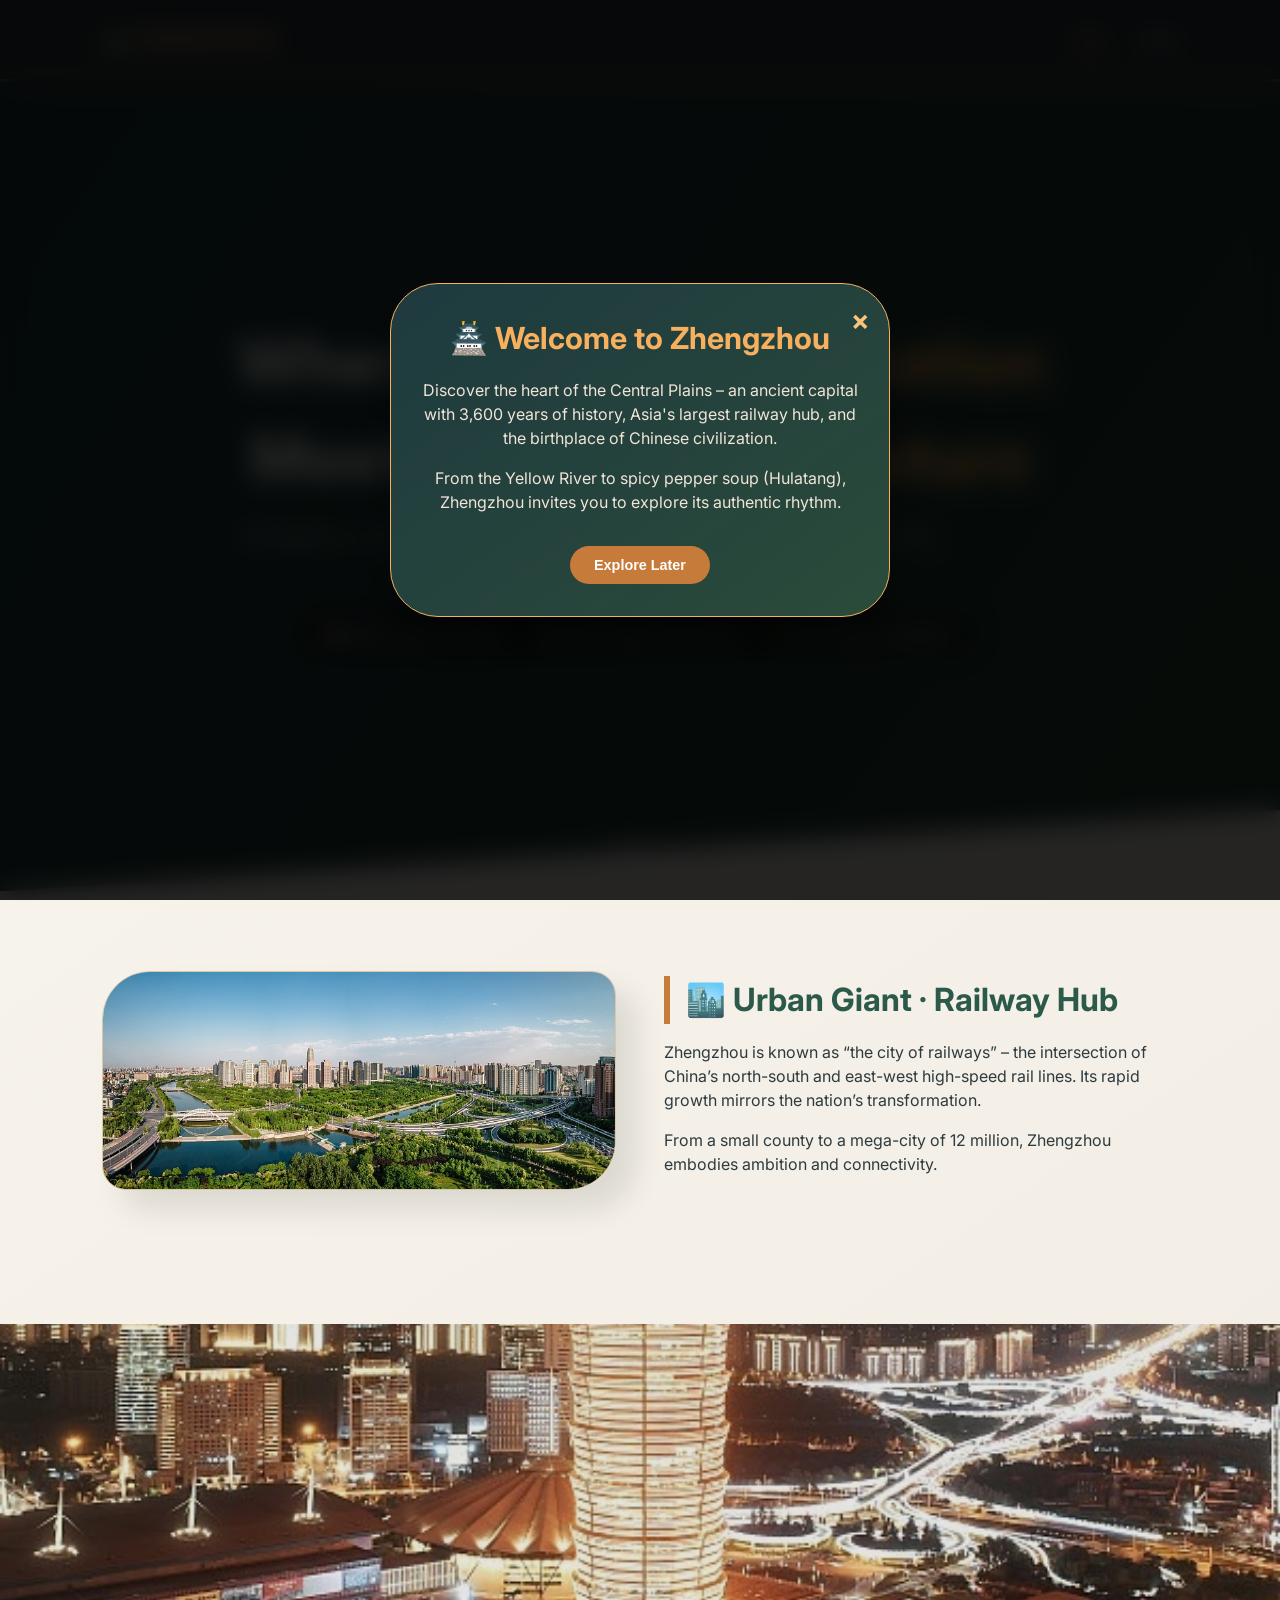
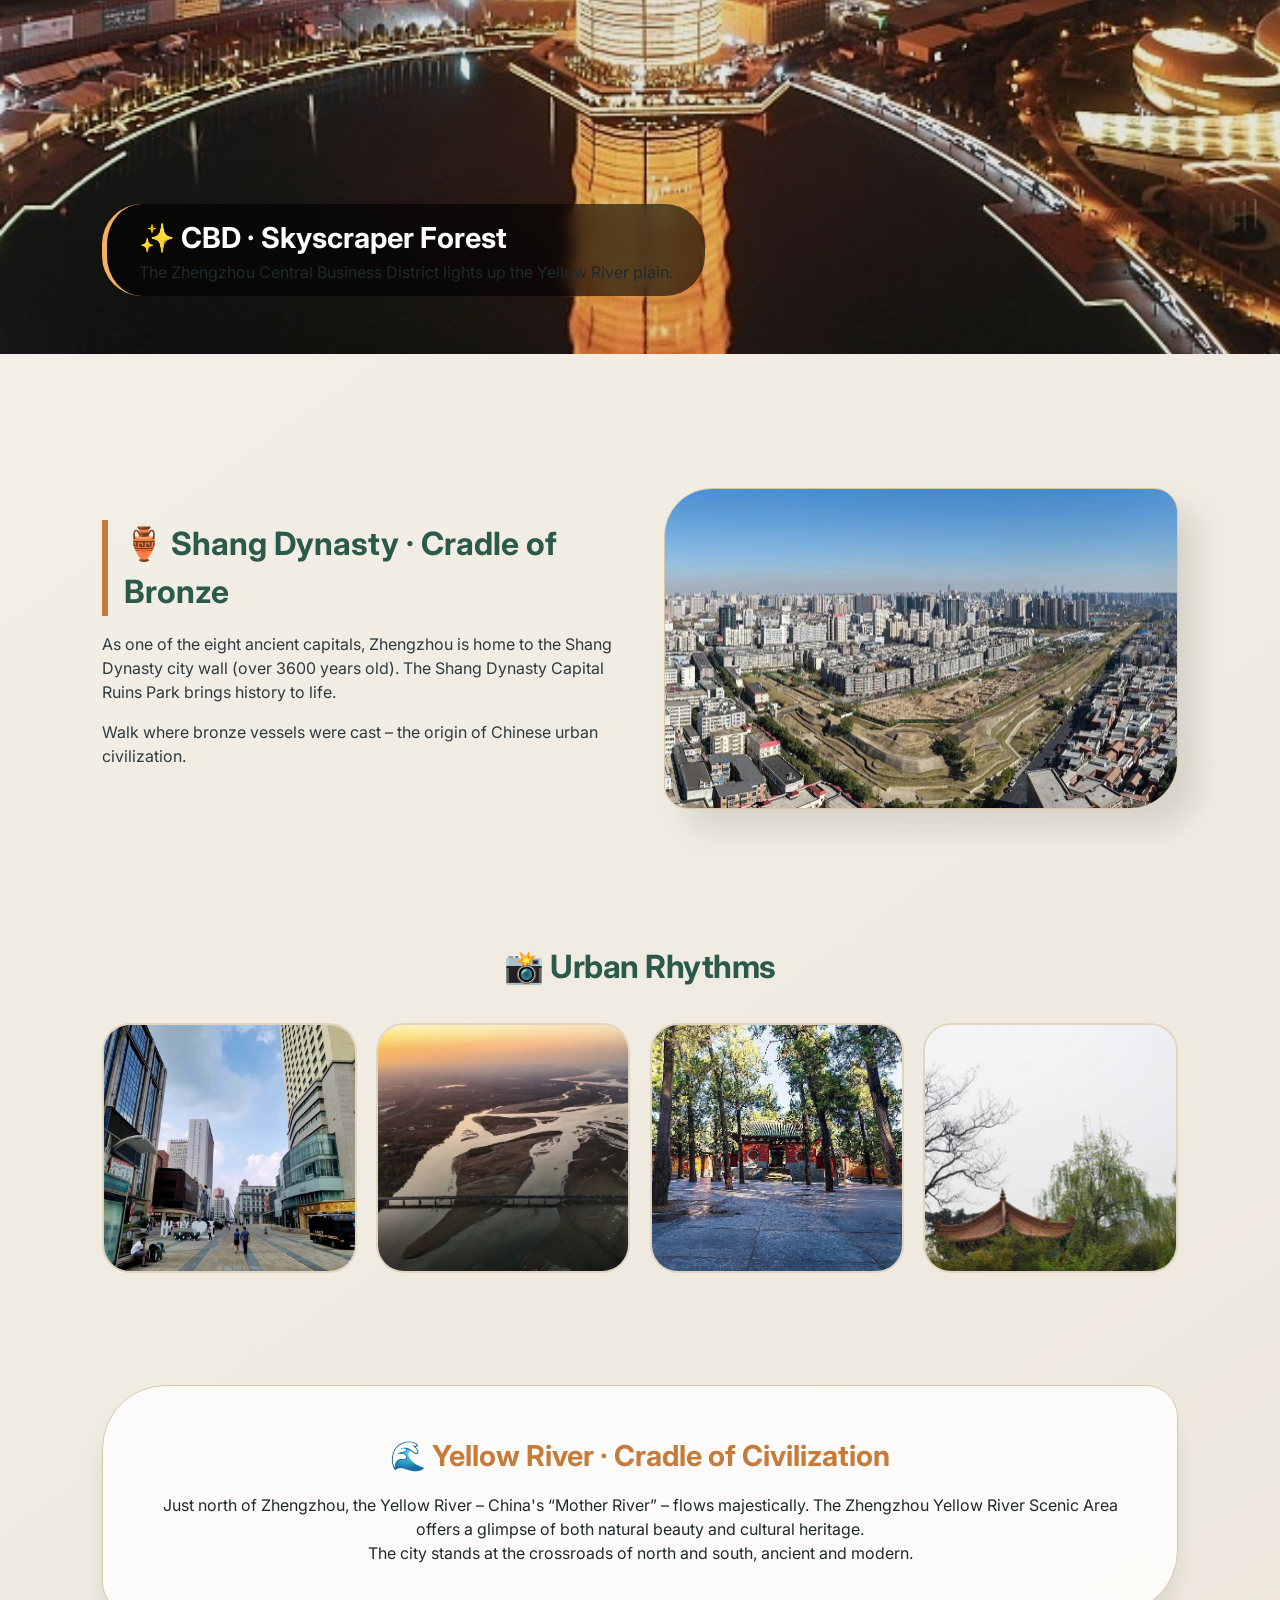
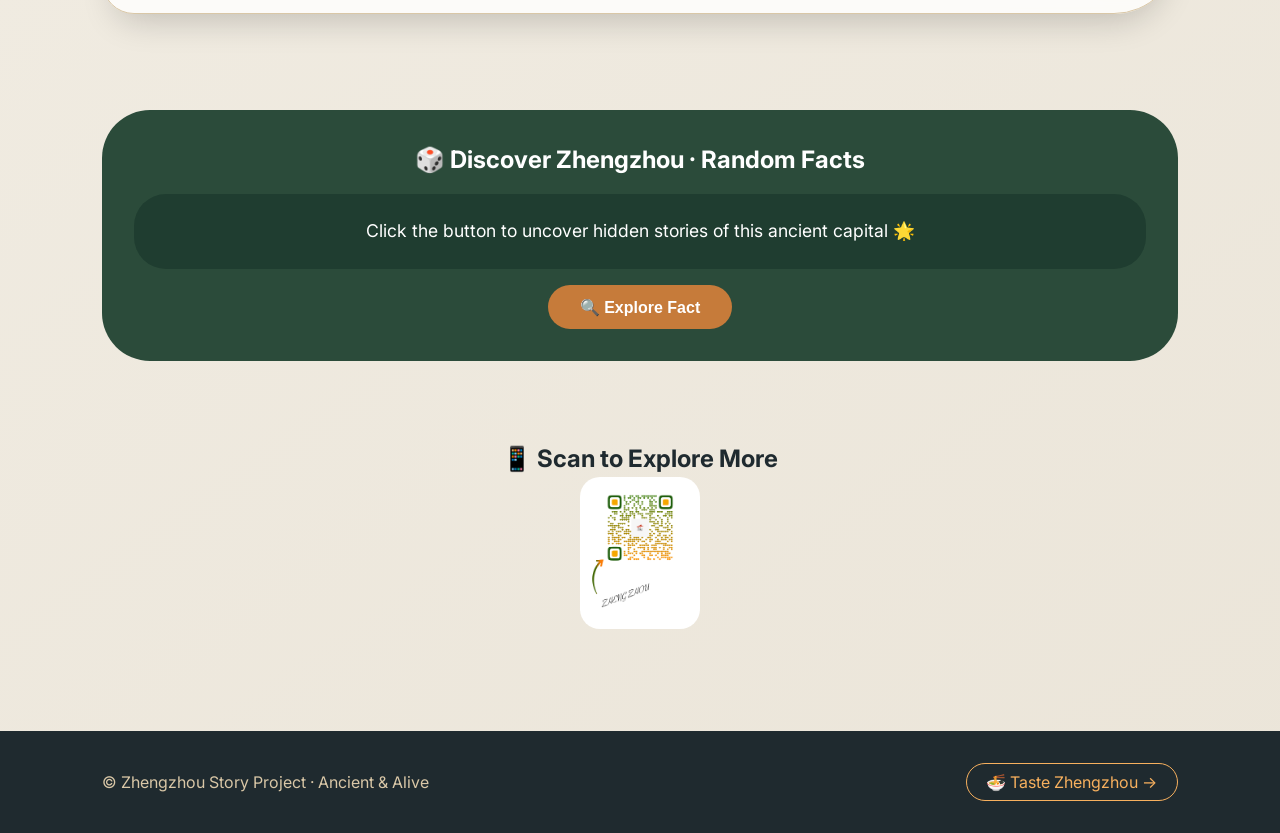
<file: index.html>
<!DOCTYPE html>
<html lang="en">
<head>
  <meta charset="UTF-8">
  <meta name="viewport" content="width=device-width, initial-scale=1.0">
  <title>Zhengzhou · Ancient Capital, Modern Pulse</title>
  <link rel="stylesheet" href="style.css">
  <link href="https://fonts.googleapis.com/css2?family=Inter:opsz,wght@14..32,300;400;500;600;700;800&display=swap" rel="stylesheet">
<!-- Google tag (gtag.js) -->
<script async src="https://www.googletagmanager.com/gtag/js?id=G-12N0DTBDS8"></script>
<script>
  window.dataLayer = window.dataLayer || [];
  function gtag(){dataLayer.push(arguments);}
  gtag('js', new Date());

  gtag('config', 'G-12N0DTBDS8');
</script>
</head>
<body class="zhengzhou-page">

<header class="nav-asymmetric">
  <div class="logo">🏯 ZHENGZHOU</div>
  <div class="nav-links">
    <a href="index.html" class="active">City</a>
    <a href="food.html">Food</a>
  </div>
</header>

<!-- Hero with slant -->
<section class="hero-slant">
  <div class="hero-content">
    <h1>Where Ancient <span class="accent">Civilization</span><br>Meets High‑Speed <span class="accent">Future</span></h1>
    <p>Zhengzhou – cradle of Shang Dynasty, heart of China’s railway network, and a city that never stops evolving.</p>
    <div class="hero-stats">
      <span>📅 3600+ years of history</span>
      <span>🚆 Asia’s largest railway hub</span>
      <span>🌾 Yellow River civilization</span>
    </div>
  </div>
  <div class="hero-scroll">▼ scroll</div>
</section>

<!-- Asymmetric grid story 1 -->
<section class="asym-grid">
  <div class="grid-item img-box">
    <img src="images/zhengzhou_city.jpg" alt="Zhengzhou skyline">
  </div>
  <div class="grid-item text-box">
    <h2>🏙️ Urban Giant · Railway Hub</h2>
    <p>Zhengzhou is known as “the city of railways” – the intersection of China’s north-south and east-west high-speed rail lines. Its rapid growth mirrors the nation’s transformation.</p>
    <p>From a small county to a mega-city of 12 million, Zhengzhou embodies ambition and connectivity.</p>
  </div>
</section>

<!-- full-width parallax style -->
<section class="full-bleed">
  <img src="images/zhengzhou_night.jpg" alt="Zhengzhou night">
  <div class="bleed-caption">
    <h2>✨ CBD · Skyscraper Forest</h2>
    <p>The Zhengzhou Central Business District lights up the Yellow River plain.</p>
  </div>
</section>

<!-- Asymmetric grid story 2 (reverse order) -->
<section class="asym-grid reverse">
  <div class="grid-item img-box">
    <img src="images/shangdu_ruins.jpg" alt="Shang Dynasty ruins">
  </div>
  <div class="grid-item text-box">
    <h2>🏺 Shang Dynasty · Cradle of Bronze</h2>
    <p>As one of the eight ancient capitals, Zhengzhou is home to the Shang Dynasty city wall (over 3600 years old). The Shang Dynasty Capital Ruins Park brings history to life.</p>
    <p>Walk where bronze vessels were cast – the origin of Chinese urban civilization.</p>
  </div>
</section>

<!-- Gallery with zigzag layout -->
<section class="gallery-zigzag">
  <div class="gallery-title">📸 Urban Rhythms</div>
  <div class="zigzag-grid">
    <img src="images/zhengzhou_street.jpg" alt="Street life">
    <img src="images/yellow_river.jpg" alt="Yellow River">
    <img src="images/shaolin_temple.jpg" alt="Shaolin Temple">
    <img src="images/zhengzhou_park.jpg" alt="City park">
  </div>
</section>

<!-- Text block with card effect -->
<section class="insight-card">
  <h2>🌊 Yellow River · Cradle of Civilization</h2>
  <p>Just north of Zhengzhou, the Yellow River – China's “Mother River” – flows majestically. The Zhengzhou Yellow River Scenic Area offers a glimpse of both natural beauty and cultural heritage.</p>
  <p>The city stands at the crossroads of north and south, ancient and modern.</p>
</section>

<!-- Interactive random facts (Zhengzhou specific) -->
<section class="interactive-module">
  <div class="module-inner">
    <h2>🎲 Discover Zhengzhou · Random Facts</h2>
    <div class="fact-card" id="factDisplay">
      <p id="funFactText">Click the button to uncover hidden stories of this ancient capital 🌟</p>
    </div>
    <button class="vibrant-btn" id="randomFactBtn">🔍 Explore Fact</button>
  </div>
</section>

<!-- QR (placeholder) -->
<section class="qr-center">
  <h2>📱 Scan to Explore More</h2>
  <img src="images/qr.png" alt="QR code">
</section>

<footer class="footer-split">
  <p>© Zhengzhou Story Project · Ancient & Alive</p>
  <a href="food.html" class="footer-link">🍜 Taste Zhengzhou →</a>
</footer>

<div id="lightbox" class="lightbox">
  <span class="close-lightbox">&times;</span>
  <img class="lightbox-content" id="lightbox-img">
</div>

<!-- ========== 弹窗 (Welcome to Zhengzhou) ========== -->
<div id="welcomeModal" class="welcome-modal">
  <div class="welcome-modal-content">
    <span class="welcome-close">&times;</span>
    <h2>🏯 Welcome to Zhengzhou</h2>
    <p>Discover the heart of the Central Plains – an ancient capital with 3,600 years of history, Asia's largest railway hub, and the birthplace of Chinese civilization.</p>
    <p>From the Yellow River to spicy pepper soup (Hulatang), Zhengzhou invites you to explore its authentic rhythm.</p>
    <button class="welcome-modal-btn" id="welcomeCloseBtn">Explore Later</button>
  </div>
</div>

<script src="script.js"></script>
</body>
</html>
</file>
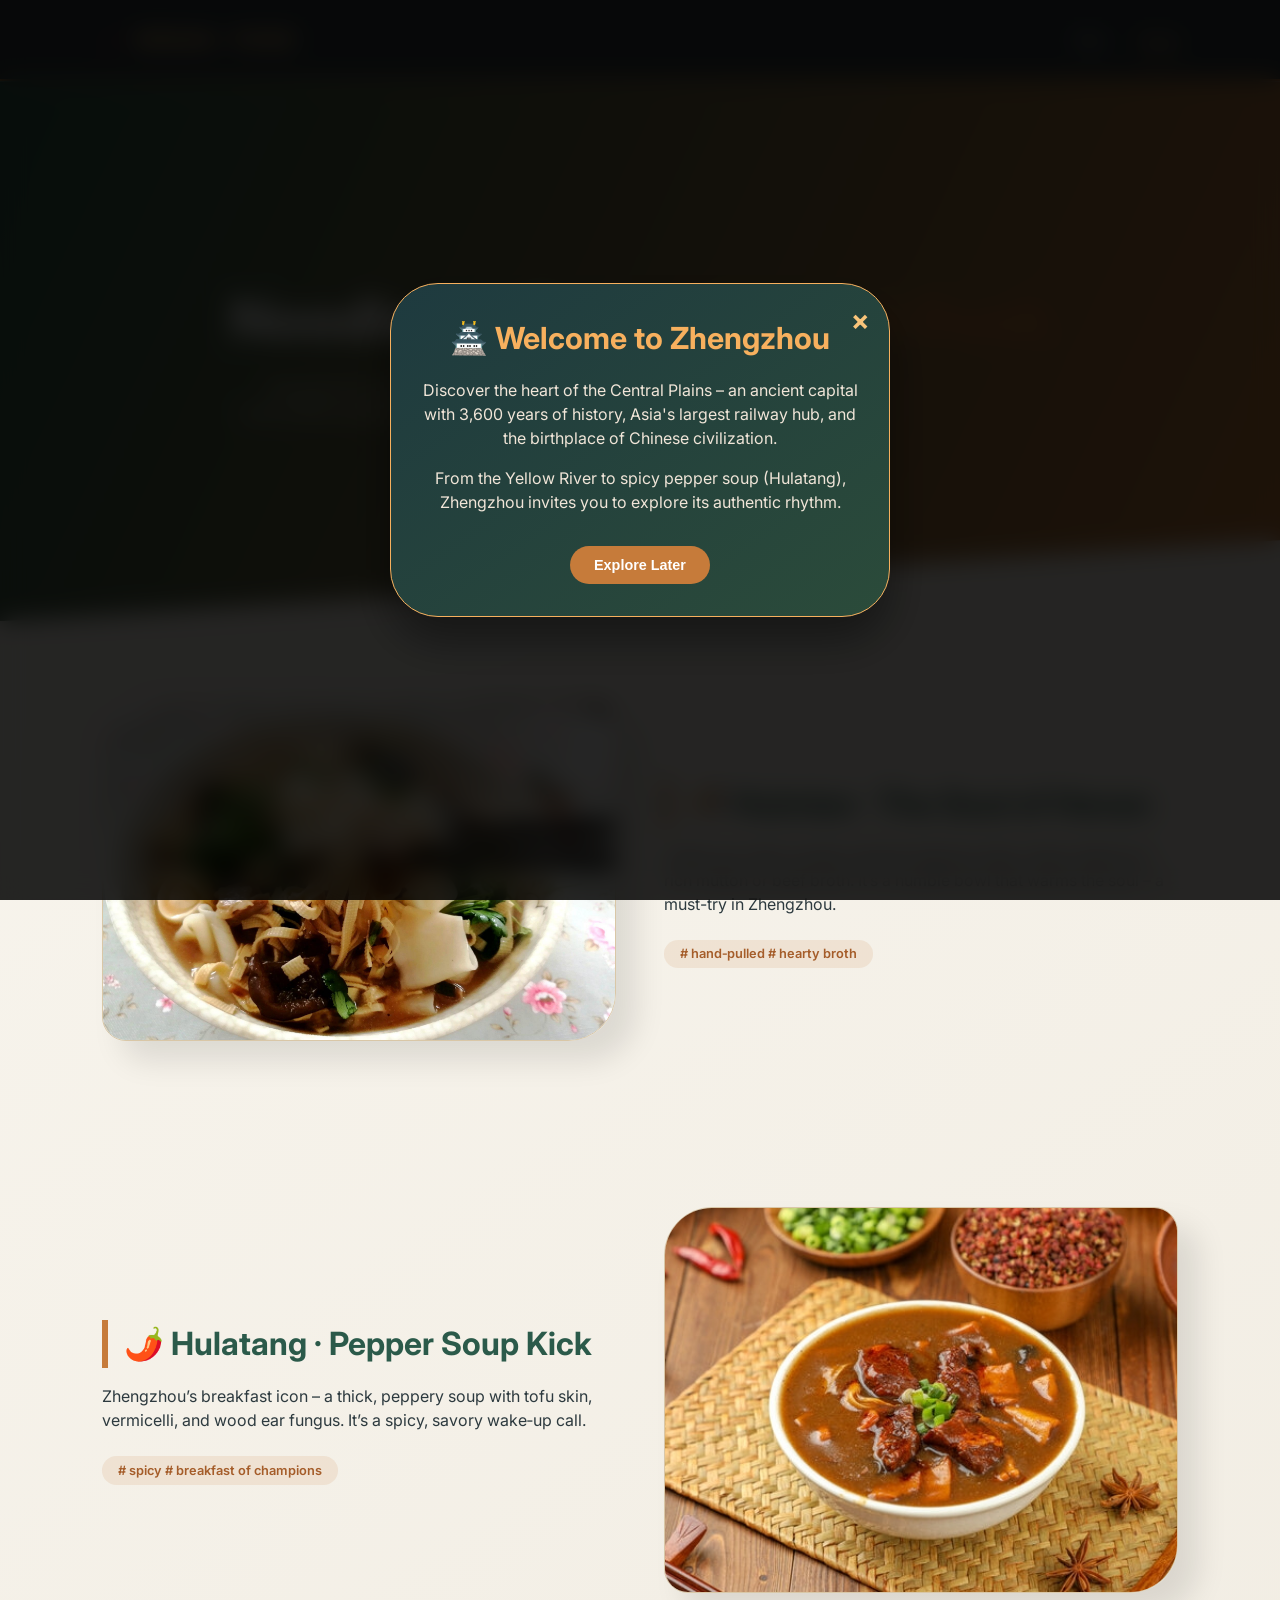
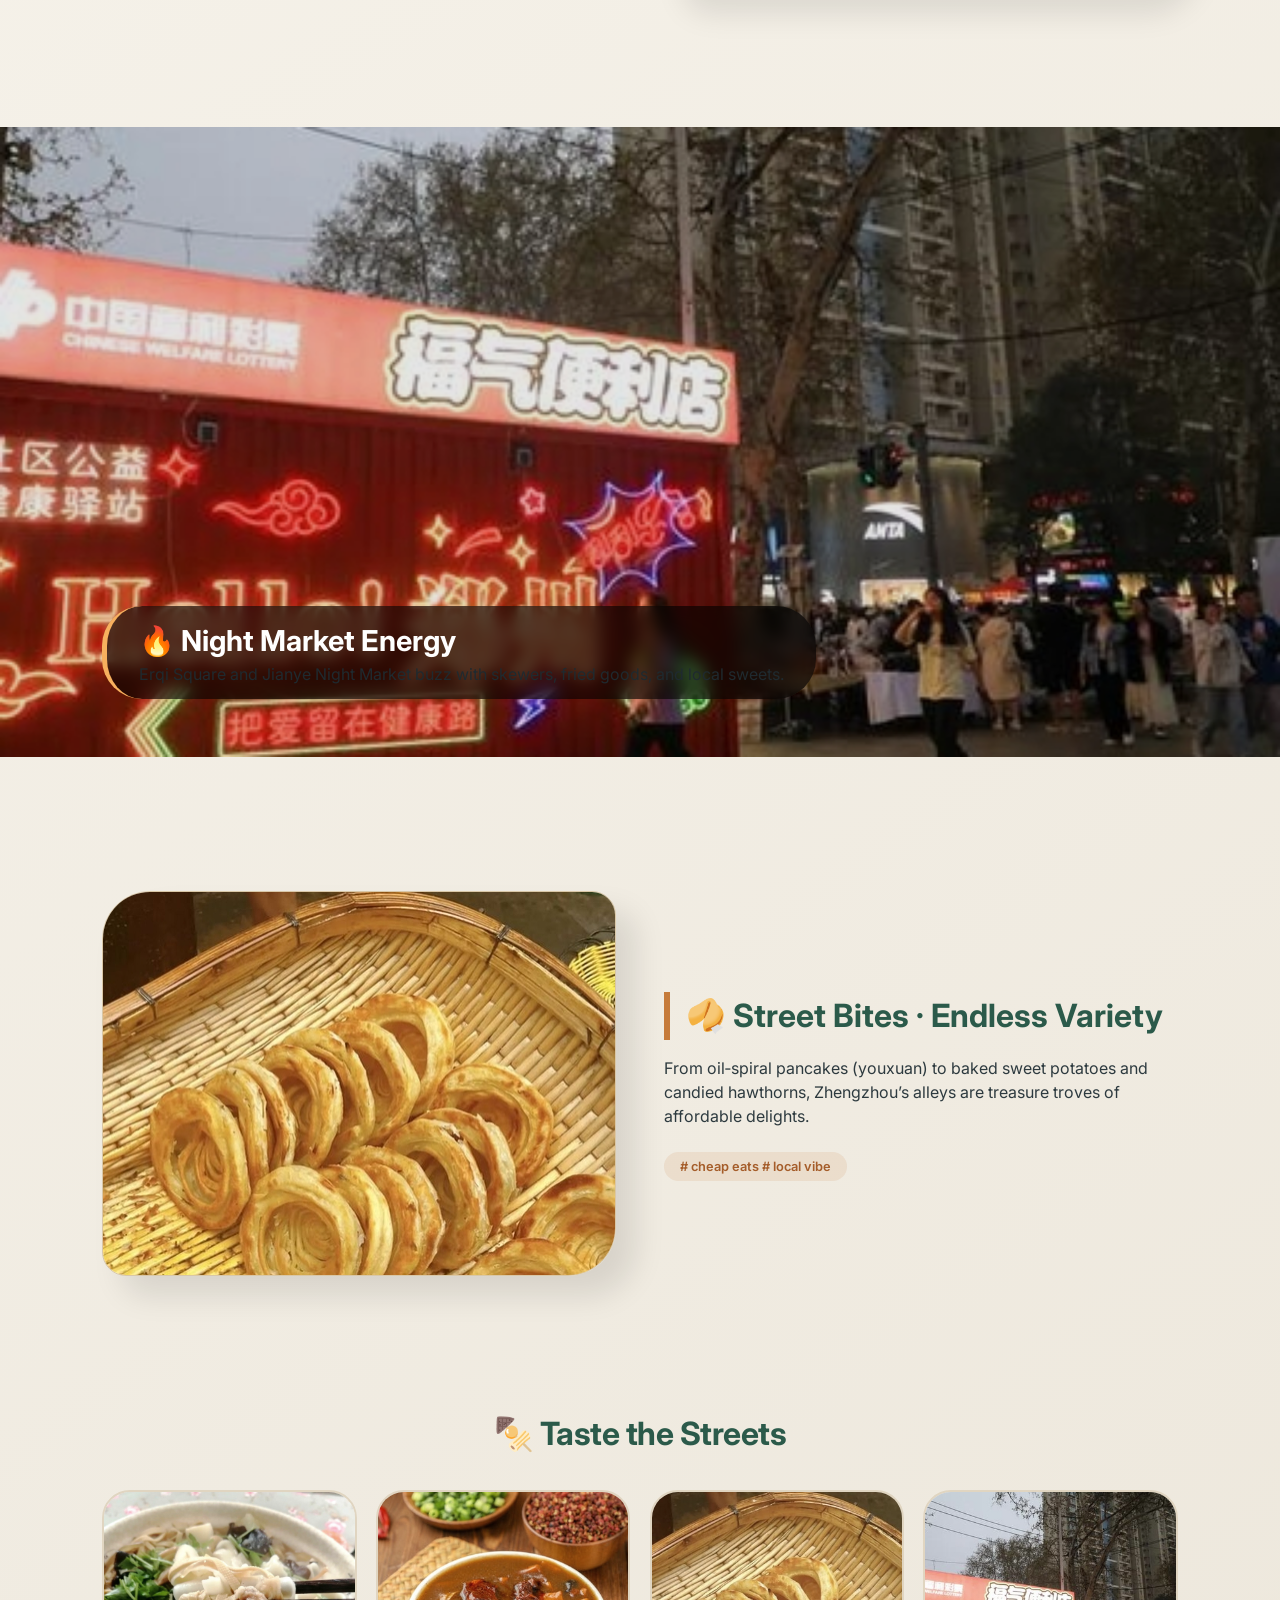
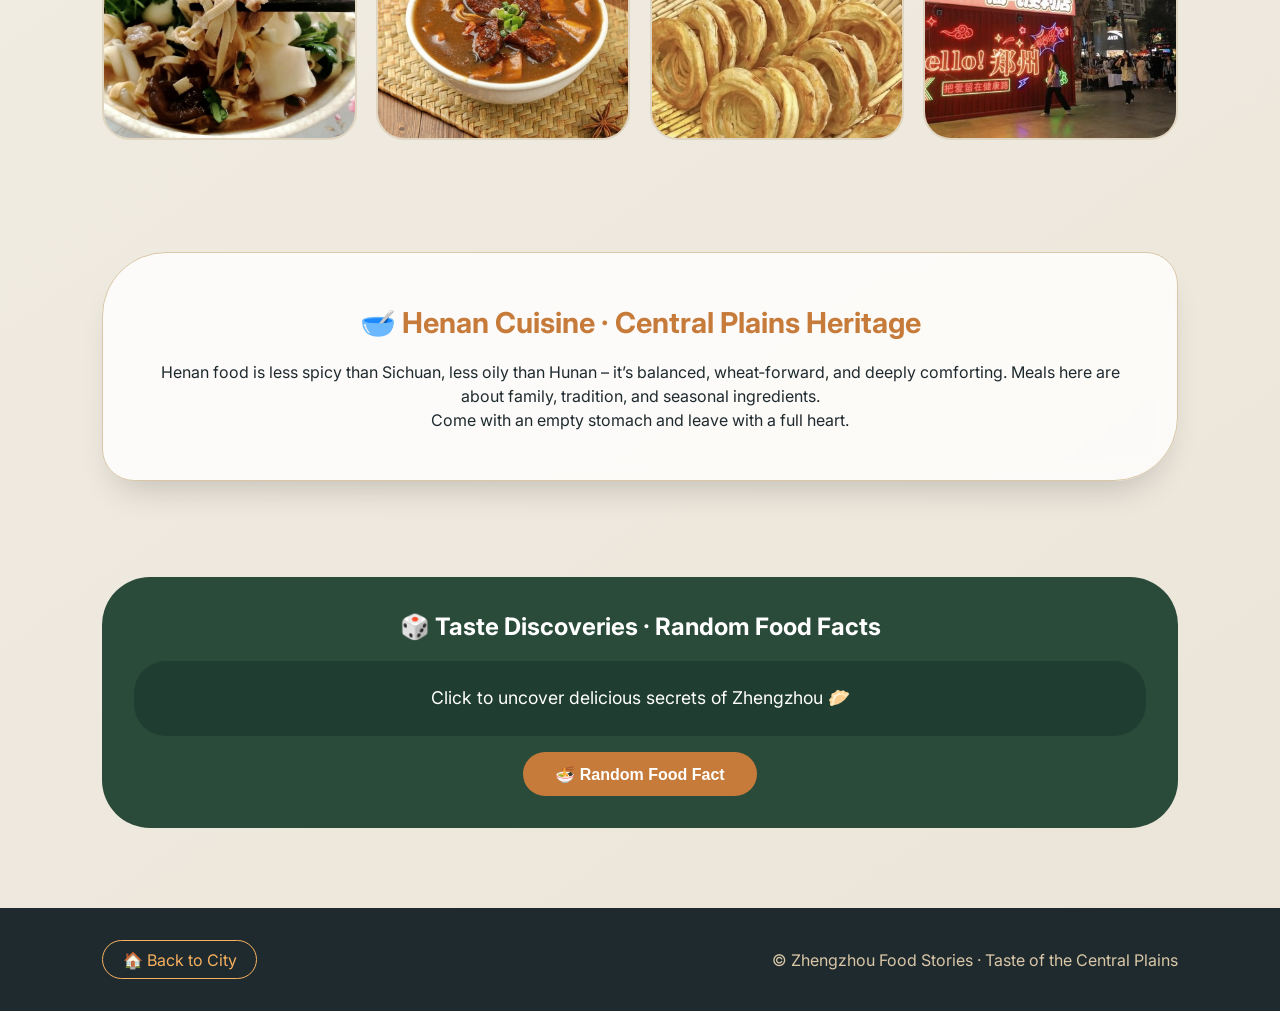
<file: food.html>
<!DOCTYPE html>
<html lang="en">
<head>
  <meta charset="UTF-8">
  <meta name="viewport" content="width=device-width, initial-scale=1.0">
  <title>Zhengzhou Food · Henan Flavors</title>
  <link rel="stylesheet" href="style.css">
  <link href="https://fonts.googleapis.com/css2?family=Inter:opsz,wght@14..32,300;400;500;600;700;800&display=swap" rel="stylesheet">
</head>
<body class="zhengzhou-page food-subpage">

<header class="nav-asymmetric">
  <div class="logo">🥢 HENAN · FOOD</div>
  <div class="nav-links">
    <a href="index.html">City</a>
    <a href="food.html" class="active">Food</a>
  </div>
</header>

<!-- Hero for food -->
<section class="hero-food">
  <div class="hero-food-content">
    <h1>Noodles at Dawn, <span class="accent">Soup at Dusk</span></h1>
    <p>Zhengzhou’s food is honest, hearty, and steeped in wheat culture. From hand‑pulled noodles to spicy pepper soup, every dish tells a story of the land.</p>
  </div>
</section>

<!-- Food story 1 - Huimian -->
<section class="asym-grid">
  <div class="grid-item img-box">
    <img src="images/huimian.jpg" alt="Henan Huimian noodles">
  </div>
  <div class="grid-item text-box">
    <h2>🍜 Huimian · The Soul of Henan</h2>
    <p>Unlike any other noodle, Huimian features wide, chewy ribbons in rich mutton or beef broth. It’s a humble bowl that warms the soul – a must-try in Zhengzhou.</p>
    <div class="food-tag"># hand‑pulled # hearty broth</div>
  </div>
</section>

<!-- Food story 2 - Hulatang -->
<section class="asym-grid reverse">
  <div class="grid-item img-box">
    <img src="images/hulatang.jpg" alt="Spicy pepper soup">
  </div>
  <div class="grid-item text-box">
    <h2>🌶️ Hulatang · Pepper Soup Kick</h2>
    <p>Zhengzhou’s breakfast icon – a thick, peppery soup with tofu skin, vermicelli, and wood ear fungus. It’s a spicy, savory wake‑up call.</p>
    <div class="food-tag"># spicy # breakfast of champions</div>
  </div>
</section>

<!-- Full width food scene -->
<section class="full-bleed">
  <img src="images/zhengzhou_nightmarket.jpg" alt="Night market">
  <div class="bleed-caption">
    <h2>🔥 Night Market Energy</h2>
    <p>Erqi Square and Jianye Night Market buzz with skewers, fried goods, and local sweets.</p>
  </div>
</section>

<!-- Food story 3 - Braised noodles & snacks -->
<section class="asym-grid">
  <div class="grid-item img-box">
    <img src="images/zhengzhou_snacks.jpg" alt="Local snacks">
  </div>
  <div class="grid-item text-box">
    <h2>🥠 Street Bites · Endless Variety</h2>
    <p>From oil‑spiral pancakes (youxuan) to baked sweet potatoes and candied hawthorns, Zhengzhou’s alleys are treasure troves of affordable delights.</p>
    <div class="food-tag"># cheap eats # local vibe</div>
  </div>
</section>

<!-- Gallery for food images (special grid) -->
<section class="gallery-zigzag food-gallery">
  <div class="gallery-title">🍢 Taste the Streets</div>
  <div class="zigzag-grid">
    <img src="images/huimian.jpg" alt="Huimian">
    <img src="images/hulatang.jpg" alt="Hulatang">
    <img src="images/zhengzhou_snacks.jpg" alt="Snacks">
    <img src="images/zhengzhou_nightmarket.jpg" alt="Night market">
  </div>
</section>

<!-- Insight card about food culture -->
<section class="insight-card">
  <h2>🥣 Henan Cuisine · Central Plains Heritage</h2>
  <p>Henan food is less spicy than Sichuan, less oily than Hunan – it’s balanced, wheat‑forward, and deeply comforting. Meals here are about family, tradition, and seasonal ingredients.</p>
  <p>Come with an empty stomach and leave with a full heart.</p>
</section>

<!-- Random food facts module -->
<section class="interactive-module">
  <div class="module-inner">
    <h2>🎲 Taste Discoveries · Random Food Facts</h2>
    <div class="fact-card" id="foodFactDisplay">
      <p id="funFactText">Click to uncover delicious secrets of Zhengzhou 🥟</p>
    </div>
    <button class="vibrant-btn" id="randomFoodFactBtn">🍜 Random Food Fact</button>
  </div>
</section>

<footer class="footer-split">
  <a href="index.html" class="footer-link">🏠 Back to City</a>
  <p>© Zhengzhou Food Stories · Taste of the Central Plains</p>
</footer>

<div id="lightbox" class="lightbox">
  <span class="close-lightbox">&times;</span>
  <img class="lightbox-content" id="lightbox-img">
</div>

<!-- ========== 弹窗 (Welcome to Zhengzhou) ========== -->
<div id="welcomeModal" class="welcome-modal">
  <div class="welcome-modal-content">
    <span class="welcome-close">&times;</span>
    <h2>🏯 Welcome to Zhengzhou</h2>
    <p>Discover the heart of the Central Plains – an ancient capital with 3,600 years of history, Asia's largest railway hub, and the birthplace of Chinese civilization.</p>
    <p>From the Yellow River to spicy pepper soup (Hulatang), Zhengzhou invites you to explore its authentic rhythm.</p>
    <button class="welcome-modal-btn" id="welcomeCloseBtn">Explore Later</button>
  </div>
</div>

<script src="script.js"></script>
</body>
</html>
</file>
<file: style.css>
* {
  margin: 0;
  padding: 0;
  box-sizing: border-box;
}

body {
  font-family: 'Inter', sans-serif;
  background: #F8F5EE;  /* warm off-white background */
  color: #1F2A2F;
  line-height: 1.5;
  scroll-behavior: smooth;
}

.zhengzhou-page {
  background: linear-gradient(145deg, #F9F6EF 0%, #EBE5D9 100%);
}

/* accent colors: teal + amber */
.accent {
  color: #C67B3A;
}

/* ========== ASYMMETRIC NAV ========== */
.nav-asymmetric {
  display: flex;
  justify-content: space-between;
  align-items: center;
  padding: 1.5rem 8%;
  background: rgba(31, 42, 47, 0.92);
  backdrop-filter: blur(12px);
  position: sticky;
  top: 0;
  z-index: 100;
  border-bottom: 2px solid #C67B3A;
}

.logo {
  font-weight: 800;
  font-size: 1.3rem;
  letter-spacing: 1px;
  color: #F9C47A;
}

.nav-links a {
  color: #F0E5D8;
  text-decoration: none;
  margin-left: 2rem;
  font-weight: 500;
  transition: 0.2s;
  border-bottom: 2px solid transparent;
  padding-bottom: 4px;
}

.nav-links a.active, .nav-links a:hover {
  border-bottom-color: #C67B3A;
  color: #F9C47A;
}

/* ========== HERO WITH SLANT ========== */
.hero-slant {
  min-height: 90vh;
  background: linear-gradient(125deg, #1E3A3F 0%, #2B4B3A 100%);
  clip-path: polygon(0 0, 100% 0, 100% 90%, 0 100%);
  display: flex;
  flex-direction: column;
  justify-content: center;
  align-items: center;
  text-align: center;
  padding: 2rem;
  color: white;
  position: relative;
}

.hero-content h1 {
  font-size: clamp(2.2rem, 7vw, 4rem);
  font-weight: 800;
  margin-bottom: 1rem;
}

.hero-content h1 .accent {
  color: #F7B05E;
}

.hero-content p {
  max-width: 700px;
  font-size: 1.2rem;
  margin-bottom: 2rem;
  color: #E0E7E3;
}

.hero-stats {
  display: flex;
  gap: 2rem;
  justify-content: center;
  flex-wrap: wrap;
  font-size: 0.9rem;
  font-weight: 500;
  background: rgba(0,0,0,0.4);
  backdrop-filter: blur(4px);
  padding: 0.8rem 1.5rem;
  border-radius: 60px;
  width: fit-content;
  margin: 0 auto;
}

.hero-scroll {
  position: absolute;
  bottom: 2rem;
  animation: bounce 2s infinite;
  font-size: 0.8rem;
}

/* food hero */
.hero-food {
  min-height: 60vh;
  background: linear-gradient(115deg, #2D5A4C, #C67B3A);
  display: flex;
  align-items: center;
  justify-content: center;
  text-align: center;
  clip-path: polygon(0 0, 100% 0, 100% 85%, 0 100%);
}

.hero-food-content h1 {
  font-size: clamp(2rem, 6vw, 3.5rem);
  font-weight: 800;
  color: white;
}

.hero-food-content p {
  color: #FFF3E0;
  max-width: 600px;
  margin-top: 1rem;
}

/* ========== ASYMMETRIC GRID (replaces old .story) ========== */
.asym-grid {
  display: grid;
  grid-template-columns: 1fr 1fr;
  gap: 3rem;
  padding: 5rem 8%;
  align-items: center;
}

.asym-grid.reverse {
  direction: rtl;
}
.asym-grid.reverse .text-box {
  direction: ltr;
}

.img-box img {
  width: 100%;
  border-radius: 48px 24px 48px 24px;
  box-shadow: 20px 20px 30px rgba(0,0,0,0.1);
  transition: all 0.3s;
  border: 1px solid #D9C7A7;
}
.img-box img:hover {
  transform: scale(1.02);
  border-radius: 24px 48px 24px 48px;
}

.text-box h2 {
  font-size: 2rem;
  margin-bottom: 1rem;
  color: #2B5A4A;
  border-left: 6px solid #C67B3A;
  padding-left: 1rem;
}

.text-box p {
  margin-bottom: 1rem;
  color: #2D3A3F;
}

.food-tag {
  display: inline-block;
  background: #C67B3A20;
  padding: 0.3rem 1rem;
  border-radius: 30px;
  font-size: 0.8rem;
  font-weight: 600;
  color: #A55D2A;
  margin-top: 0.5rem;
}

/* ========== FULL BLEED (parallax-like) ========== */
.full-bleed {
  position: relative;
  margin: 3rem 0;
}
.full-bleed img {
  width: 100%;
  max-height: 70vh;
  object-fit: cover;
  filter: brightness(0.9);
}
.bleed-caption {
  position: absolute;
  bottom: 10%;
  left: 8%;
  background: rgba(0,0,0,0.6);
  backdrop-filter: blur(8px);
  padding: 0.8rem 2rem;
  border-radius: 40px;
  border-left: 5px solid #F7B05E;
}
.bleed-caption h2 {
  font-size: 1.8rem;
  color: white;
}

/* ========== GALLERY ZIGZAG ========== */
.gallery-zigzag {
  padding: 3rem 8%;
}
.gallery-title {
  font-size: 2rem;
  font-weight: 700;
  margin-bottom: 2rem;
  text-align: center;
  color: #2B5A4A;
  letter-spacing: -0.5px;
}
.zigzag-grid {
  display: grid;
  grid-template-columns: repeat(4, 1fr);
  gap: 1.2rem;
}
.zigzag-grid img {
  width: 100%;
  height: 250px;
  object-fit: cover;
  border-radius: 28px;
  transition: 0.3s;
  filter: grayscale(15%);
  border: 2px solid #E2D5BD;
}
.zigzag-grid img:hover {
  filter: grayscale(0%);
  transform: translateY(-6px);
  border-color: #C67B3A;
}
@media (max-width: 768px) {
  .zigzag-grid { grid-template-columns: repeat(2,1fr); }
  .asym-grid { grid-template-columns: 1fr; gap: 2rem; }
  .asym-grid.reverse { direction: ltr; }
}

/* ========== INSIGHT CARD ========== */
.insight-card {
  background: #FFFFFFCC;
  backdrop-filter: blur(8px);
  margin: 4rem 8%;
  padding: 3rem;
  border-radius: 64px 32px 64px 32px;
  box-shadow: 0 20px 35px -15px rgba(0,0,0,0.2);
  text-align: center;
  border: 1px solid #D9C7A7;
}
.insight-card h2 {
  color: #C67B3A;
  margin-bottom: 1rem;
  font-size: 1.8rem;
}

/* ========== INTERACTIVE MODULE ========== */
.interactive-module {
  padding: 2rem 8%;
}
.module-inner {
  background: #2B4B3A;
  border-radius: 48px;
  padding: 2rem;
  text-align: center;
  color: white;
}
.fact-card {
  background: #1F3D30;
  padding: 1.5rem;
  border-radius: 32px;
  margin: 1rem 0;
  font-size: 1.1rem;
}
.vibrant-btn {
  background: #C67B3A;
  border: none;
  color: white;
  padding: 0.8rem 2rem;
  border-radius: 60px;
  font-weight: bold;
  font-size: 1rem;
  cursor: pointer;
  transition: 0.2s;
}
.vibrant-btn:hover {
  background: #A55D2A;
  transform: scale(1.02);
}

/* ========== QR & FOOTER ========== */
.qr-center {
  text-align: center;
  padding: 3rem;
}
.qr-center img {
  width: 120px;
  background: white;
  padding: 8px;
  border-radius: 20px;
}
.footer-split {
  display: flex;
  justify-content: space-between;
  align-items: center;
  padding: 2rem 8%;
  background: #1F2A2F;
  color: #D9C7A7;
  margin-top: 3rem;
}
.footer-link {
  color: #F7B05E;
  text-decoration: none;
  border: 1px solid #F7B05E;
  padding: 0.4rem 1.2rem;
  border-radius: 40px;
}

/* ========== LIGHTBOX ========== */
.lightbox {
  display: none;
  position: fixed;
  top:0; left:0;
  width:100%; height:100%;
  background: rgba(0,0,0,0.95);
  backdrop-filter: blur(10px);
  z-index: 1000;
  justify-content: center;
  align-items: center;
}
.lightbox-content {
  max-width: 85%;
  max-height: 85%;
  border-radius: 28px;
}
.close-lightbox {
  position: absolute;
  top: 30px; right: 40px;
  font-size: 40px;
  color: white;
  cursor: pointer;
}

/* ========== SCROLL ANIMATION ========== */
.hidden {
  opacity: 0;
  transform: translateY(40px);
  transition: 0.6s cubic-bezier(0.2,0.9,0.4,1.1);
}
.show {
  opacity: 1;
  transform: translateY(0);
}

@keyframes bounce {
  0%,100%{ transform: translateY(0);}
  50%{ transform: translateY(8px);}
}
/* ========== Welcome Modal for Zhengzhou ========== */
.welcome-modal {
  display: none;
  position: fixed;
  z-index: 2000;
  left: 0;
  top: 0;
  width: 100%;
  height: 100%;
  background-color: rgba(0, 0, 0, 0.85);
  backdrop-filter: blur(12px);
  justify-content: center;
  align-items: center;
  font-family: 'Inter', sans-serif;
}

.welcome-modal-content {
  background: linear-gradient(145deg, #1E3A3F, #2B4B3A);
  max-width: 500px;
  width: 85%;
  padding: 2rem 1.8rem;
  border-radius: 48px;
  text-align: center;
  border: 1px solid #F7B05E;
  box-shadow: 0 25px 45px rgba(0,0,0,0.4);
  animation: modalFadeUp 0.4s ease;
  position: relative;
}

.welcome-close {
  position: absolute;
  top: 15px;
  right: 20px;
  font-size: 28px;
  font-weight: bold;
  cursor: pointer;
  color: #F9C47A;
  transition: 0.2s;
}

.welcome-close:hover {
  color: #FF8C42;
  transform: scale(1.1);
}

.welcome-modal-content h2 {
  font-size: 1.9rem;
  margin-bottom: 1rem;
  color: #F7B05E;
  font-weight: 700;
}

.welcome-modal-content p {
  color: #F0E5D8;
  margin-bottom: 1rem;
  line-height: 1.5;
}

.welcome-modal-btn {
  background: #C67B3A;
  border: none;
  color: white;
  font-weight: bold;
  padding: 0.7rem 1.5rem;
  border-radius: 60px;
  cursor: pointer;
  margin-top: 1rem;
  font-size: 0.9rem;
  transition: transform 0.2s, background 0.2s;
}

.welcome-modal-btn:hover {
  background: #A55D2A;
  transform: translateY(-2px);
  box-shadow: 0 6px 14px rgba(0,0,0,0.3);
}

@keyframes modalFadeUp {
  from {
    opacity: 0;
    transform: translateY(30px);
  }
  to {
    opacity: 1;
    transform: translateY(0);
  }
}
</file>
